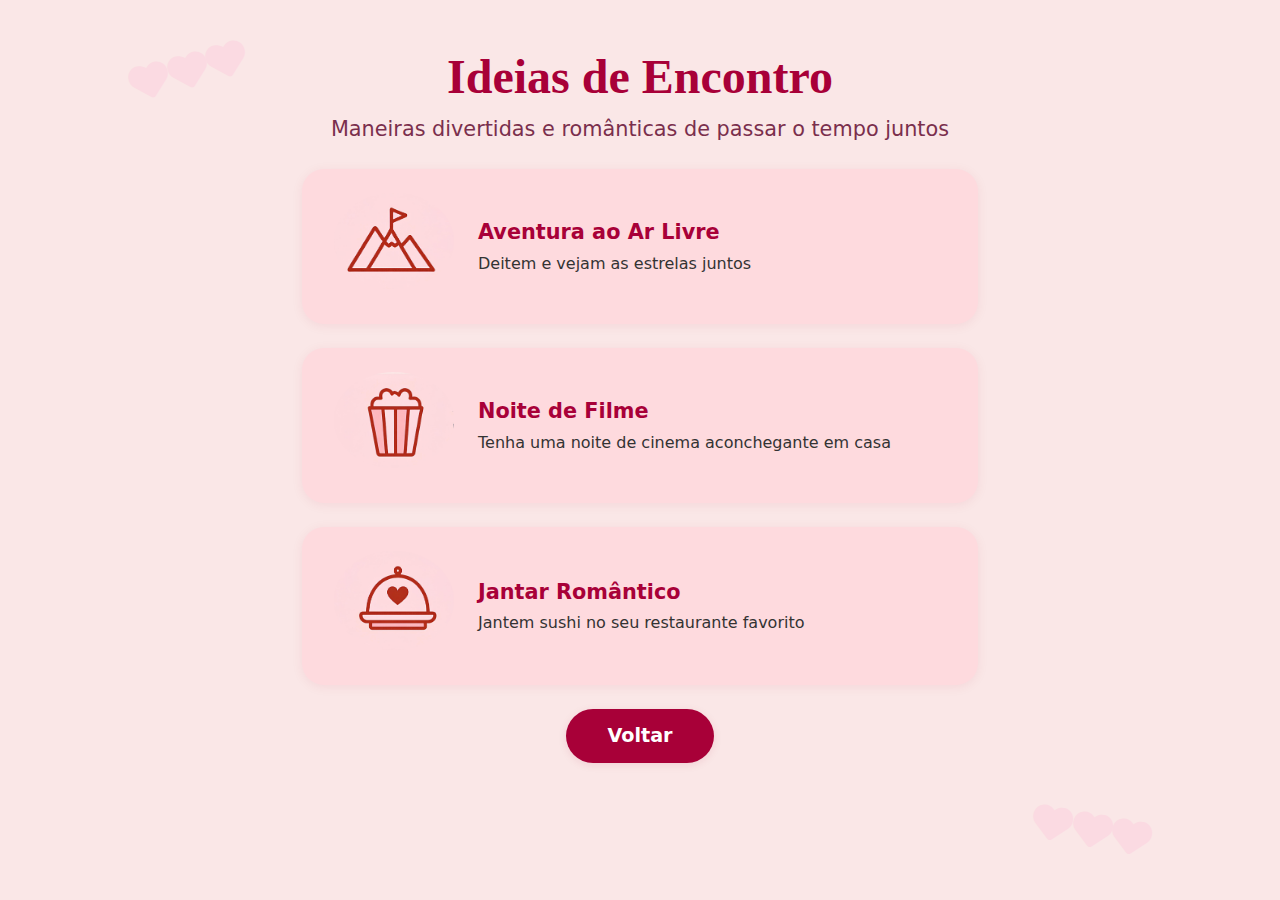
<file: mayra/date-ideas.html>
<!DOCTYPE html>
<html lang="pt-BR">
<head>
    <meta charset="UTF-8">
    <meta name="viewport" content="width=device-width, initial-scale=1.0">
    <title>Ideias de Encontro</title>
    <link href="https://cdn.jsdelivr.net/npm/bootstrap@5.3.0/dist/css/bootstrap.min.css" rel="stylesheet">
    <link rel="stylesheet" href="https://cdnjs.cloudflare.com/ajax/libs/font-awesome/6.0.0/css/all.min.css">
    <link rel="stylesheet" href="css/style.css">
    <style>
        .date-ideas-section {
            max-width: 700px;
            margin: 0 auto;
        }
        .date-idea-card {
            background: #fedade;
            border-radius: 22px;
            box-shadow: 0 2px 12px rgba(168,0,56,0.07);
            display: flex;
            align-items: center;
            gap: 1.5rem;
            padding: 1.5rem 2rem;
            margin-bottom: 1.5rem;
        }
        .date-idea-icon {
            font-size: 2.5rem;
            color: #a80038;
            min-width: 60px;
            text-align: center;
        }
        .date-idea-title {
            font-size: 1.3rem;
            font-weight: bold;
            color: #a80038;
            margin-bottom: 0.2rem;
        }
        .date-idea-desc {
            color: #333;
            font-size: 1rem;
        }
        body, .valentine-bg {
            background: #fae7e7;
        }
        @media (max-width: 600px) {
            .date-idea-card {
                flex-direction: column;
                align-items: flex-start;
                padding: 1rem;
            }
            .date-idea-icon {
                font-size: 2rem;
            }
        }
    </style>
</head>
<body>
    <div class="valentine-bg py-5">
        <div class="container date-ideas-section">
            <h1 class="valentine-title text-center mb-2">Ideias de Encontro</h1>
            <p class="valentine-subtitle text-center mb-4">Maneiras divertidas e românticas de passar o tempo juntos</p>

            <div class="date-idea-card">
                <div class="date-idea-icon"><img src="imagens/logodate1.jpg" alt="Logo Aventura ao Ar Livre" class="valentine-logo"></div>
                <div>
                    <div class="date-idea-title">Aventura ao Ar Livre</div>
                    <div class="date-idea-desc">Deitem e vejam as estrelas juntos</div>
                </div>
            </div>
            <div class="date-idea-card">
                <div class="date-idea-icon"><img src="imagens/logodate2.jpg" alt="Logo Noite de Filme" class="valentine-logo"></div>
                <div>
                    <div class="date-idea-title">Noite de Filme</div>
                    <div class="date-idea-desc">Tenha uma noite de cinema aconchegante em casa</div>
                </div>
            </div>
            <div class="date-idea-card">
                <div class="date-idea-icon"><img src="imagens/logodate3.jpg" alt="Logo Jantar Romântico" class="valentine-logo"></div>
                <div>
                    <div class="date-idea-title">Jantar Romântico</div>
                    <div class="date-idea-desc">Jantem sushi no seu restaurante favorito</div>
                </div>
            </div>
            <div class="text-center mt-4">
                <a href="index.html" class="btn valentine-btn">Voltar</a>
            </div>
        </div>
    </div>
</body>
</html>
</file>
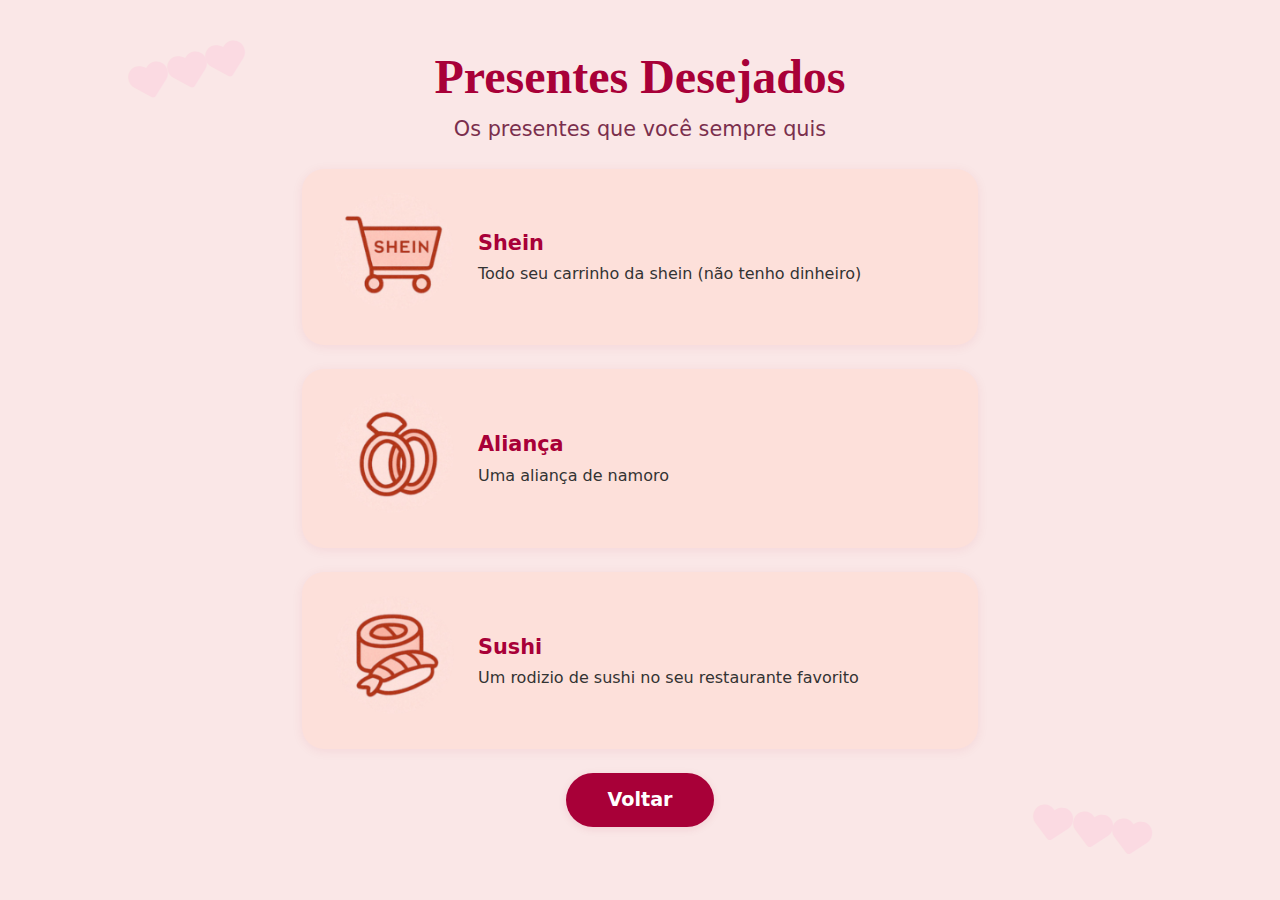
<file: mayra/gift-guides.html>
<!DOCTYPE html>
<html lang="pt-BR">
<head>
    <meta charset="UTF-8">
    <meta name="viewport" content="width=device-width, initial-scale=1.0">
    <title>Dicas de Presentes</title>
    <link href="https://cdn.jsdelivr.net/npm/bootstrap@5.3.0/dist/css/bootstrap.min.css" rel="stylesheet">
    <link rel="stylesheet" href="https://cdnjs.cloudflare.com/ajax/libs/font-awesome/6.0.0/css/all.min.css">
    <link rel="stylesheet" href="css/style.css">
    <style>
        .date-ideas-section {
            max-width: 700px;
            margin: 0 auto;
        }
        .date-idea-card {
            background: #fde0da;
            border-radius: 22px;
            box-shadow: 0 2px 12px rgba(168,0,56,0.07);
            display: flex;
            align-items: center;
            gap: 1.5rem;
            padding: 1.5rem 2rem;
            margin-bottom: 1.5rem;
        }
        .date-idea-icon {
            font-size: 2.5rem;
            color: #a80038;
            min-width: 60px;
            text-align: center;
        }
        .date-idea-title {
            font-size: 1.3rem;
            font-weight: bold;
            color: #a80038;
            margin-bottom: 0.2rem;
        }
        .date-idea-desc {
            color: #333;
            font-size: 1rem;
        }
        body, .valentine-bg {
            background: #fae7e7;
        }
        @media (max-width: 600px) {
            .date-idea-card {
                flex-direction: column;
                align-items: flex-start;
                padding: 1rem;
            }
            .date-idea-icon {
                font-size: 2rem;
            }
        }
    </style>
</head>
<body>
    <div class="valentine-bg py-5">
        <div class="container date-ideas-section">
            <h1 class="valentine-title text-center mb-2">Presentes Desejados</h1>
            <p class="valentine-subtitle text-center mb-4">Os presentes que você sempre quis</p>

            <div class="date-idea-card">
                <div class="date-idea-icon"><img src="imagens/logopresentes1.jpg" alt="Logo Presentes Personalizados" class="valentine-logo"></div>
                <div>
                    <div class="date-idea-title">Shein</div>
                    <div class="date-idea-desc">Todo seu carrinho da shein (não tenho dinheiro)</div>
                </div>
            </div>
            <div class="date-idea-card">
                <div class="date-idea-icon"><img src="imagens/logopresentes2.jpg" alt="Logo Experiências a Dois" class="valentine-logo"></div>
                <div>
                    <div class="date-idea-title">Aliança</div>
                    <div class="date-idea-desc">Uma aliança de namoro</div>
                </div>
            </div>
            <div class="date-idea-card">
                <div class="date-idea-icon"><img src="imagens/logopresentes3.jpg" alt="Logo Clássicos Românticos" class="valentine-logo"></div>
                <div>
                    <div class="date-idea-title">Sushi</div>
                    <div class="date-idea-desc">Um rodizio de sushi no seu restaurante favorito</div>
                </div>
            </div>
            <div class="text-center mt-4">
                <a href="index.html" class="btn valentine-btn">Voltar</a>
            </div>
        </div>
    </div>
</body>
</html>
</file>
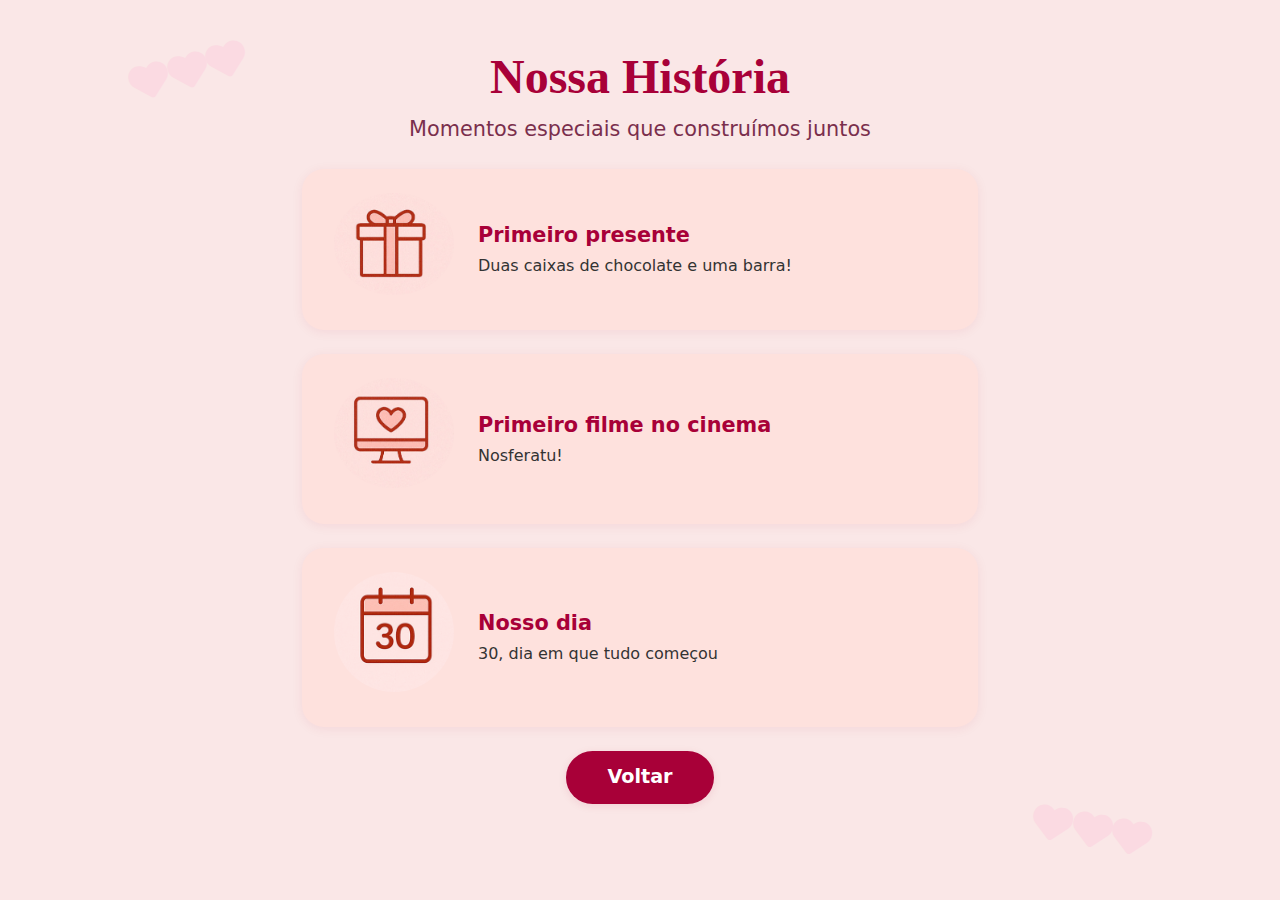
<file: mayra/learn-more.html>
<!DOCTYPE html>
<html lang="pt-BR">
<head>
    <meta charset="UTF-8">
    <meta name="viewport" content="width=device-width, initial-scale=1.0">
    <title>Saiba Mais</title>
    <link href="https://cdn.jsdelivr.net/npm/bootstrap@5.3.0/dist/css/bootstrap.min.css" rel="stylesheet">
    <link rel="stylesheet" href="https://cdnjs.cloudflare.com/ajax/libs/font-awesome/6.0.0/css/all.min.css">
    <link rel="stylesheet" href="css/style.css">
    <style>
        .date-ideas-section {
            max-width: 700px;
            margin: 0 auto;
        }
        .date-idea-card {
            background: #fee1dd;
            border-radius: 22px;
            box-shadow: 0 2px 12px rgba(168,0,56,0.07);
            display: flex;
            align-items: center;
            gap: 1.5rem;
            padding: 1.5rem 2rem;
            margin-bottom: 1.5rem;
        }
        .date-idea-icon {
            font-size: 2.5rem;
            color: #a80038;
            min-width: 60px;
            text-align: center;
        }
        .date-idea-title {
            font-size: 1.3rem;
            font-weight: bold;
            color: #a80038;
            margin-bottom: 0.2rem;
        }
        .date-idea-desc {
            color: #333;
            font-size: 1rem;
        }
        body, .valentine-bg {
            background: #fae7e7;
        }
        @media (max-width: 600px) {
            .date-idea-card {
                flex-direction: column;
                align-items: flex-start;
                padding: 1rem;
            }
            .date-idea-icon {
                font-size: 2rem;
            }
        }
    </style>
</head>
<body>
    <div class="valentine-bg py-5">
        <div class="container date-ideas-section">
            <h1 class="valentine-title text-center mb-2">Nossa História</h1>
            <p class="valentine-subtitle text-center mb-4">Momentos especiais que construímos juntos</p>

            <div class="date-idea-card">
                <div class="date-idea-icon"><img src="imagens/logomais1.jpg" alt="Logo Presente" class="valentine-logo"></div>
                <div>
                    <div class="date-idea-title">Primeiro presente</div>
                    <div class="date-idea-desc">Duas caixas de chocolate e uma barra!</div>
                </div>
            </div>
            <div class="date-idea-card">
                <div class="date-idea-icon"><img src="imagens/logomais2.jpg" alt="Logo Filme" class="valentine-logo"></div>
                <div>
                    <div class="date-idea-title">Primeiro filme no cinema</div>
                    <div class="date-idea-desc">Nosferatu!</div>
                </div>
            </div>
            <div class="date-idea-card">
                <div class="date-idea-icon"><img src="imagens/logomais3.png" alt="Logo Nosso Dia" class="valentine-logo"></div>
                <div>
                    <div class="date-idea-title">Nosso dia</div>
                    <div class="date-idea-desc">30, dia em que tudo começou</div>
                </div>
            </div>
            <div class="text-center mt-4">
                <a href="index.html" class="btn valentine-btn">Voltar</a>
            </div>
        </div>
    </div>
</body>
</html>
</file>
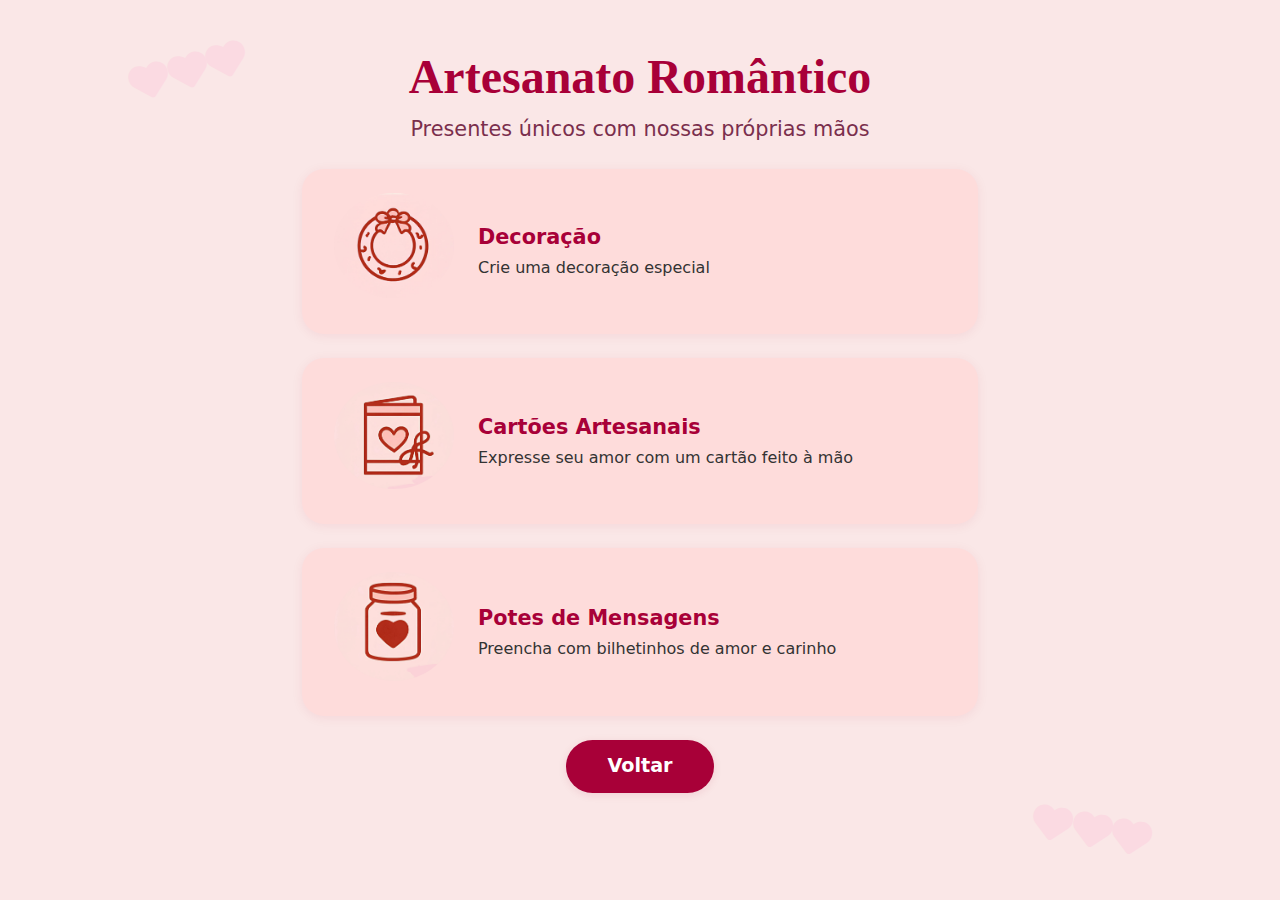
<file: mayra/romantic-crafts.html>
<!DOCTYPE html>
<html lang="pt-BR">
<head>
    <meta charset="UTF-8">
    <meta name="viewport" content="width=device-width, initial-scale=1.0">
    <title>Artesanato Romântico</title>
    <link href="https://cdn.jsdelivr.net/npm/bootstrap@5.3.0/dist/css/bootstrap.min.css" rel="stylesheet">
    <link rel="stylesheet" href="https://cdnjs.cloudflare.com/ajax/libs/font-awesome/6.0.0/css/all.min.css">
    <link rel="stylesheet" href="css/style.css">
    <style>
        .date-ideas-section {
            max-width: 700px;
            margin: 0 auto;
        }
        .date-idea-card {
            background: #fedcdb;
            border-radius: 22px;
            box-shadow: 0 2px 12px rgba(168,0,56,0.07);
            display: flex;
            align-items: center;
            gap: 1.5rem;
            padding: 1.5rem 2rem;
            margin-bottom: 1.5rem;
        }
        .date-idea-icon {
            font-size: 2.5rem;
            color: #a80038;
            min-width: 60px;
            text-align: center;
        }
        .date-idea-title {
            font-size: 1.3rem;
            font-weight: bold;
            color: #a80038;
            margin-bottom: 0.2rem;
        }
        .date-idea-desc {
            color: #333;
            font-size: 1rem;
        }
        body, .valentine-bg {
            background: #fae7e7;
        }
        @media (max-width: 600px) {
            .date-idea-card {
                flex-direction: column;
                align-items: flex-start;
                padding: 1rem;
            }
            .date-idea-icon {
                font-size: 2rem;
            }
        }
    </style>
</head>
<body>
    <div class="valentine-bg py-5">
        <div class="container date-ideas-section">
            <h1 class="valentine-title text-center mb-2">Artesanato Romântico</h1>
            <p class="valentine-subtitle text-center mb-4">Presentes únicos com nossas próprias mãos</p>

            <div class="date-idea-card">
                <div class="date-idea-icon"><img src="imagens/logoartesanato1.jpg" alt="Logo Cartões Artesanais" class="valentine-logo"></div>
                <div>
                    <div class="date-idea-title">Decoração</div>
                    <div class="date-idea-desc">Crie uma decoração especial
                    </div>
                </div>
            </div>
            <div class="date-idea-card">
                <div class="date-idea-icon"><img src="imagens/logoartesanato2.jpg" alt="Logo Potes de Mensagens" class="valentine-logo"></div>
                <div>
                    <div class="date-idea-title">Cartões Artesanais</div>
                    <div class="date-idea-desc">Expresse seu amor com um cartão feito à mão</div>
                </div>
            </div>
            <div class="date-idea-card">
                <div class="date-idea-icon"><img src="imagens/logoartesanato3.jpg" alt="Logo Decoração com Fotos" class="valentine-logo"></div>
                <div>
                    <div class="date-idea-title">Potes de Mensagens</div>
                    <div class="date-idea-desc">Preencha com bilhetinhos de amor e carinho</div>
                </div>
            </div>
            <div class="text-center mt-4">
                <a href="index.html" class="btn valentine-btn">Voltar</a>
            </div>
        </div>
    </div>
</body>
</html>
</file>
<file: mayra/css/style.css>
body, .valentine-bg {
    background: #fae7e7;
    min-height: 100vh;
}

.valentine-title {
    font-family: 'Georgia', serif;
    font-size: 3rem;
    color: #a80038;
    font-weight: bold;
    margin-bottom: 0.5rem;
}

.valentine-subtitle {
    font-size: 1.3rem;
    color: #7a2f4d;
    margin-bottom: 2rem;
}

.romantic-title {
    color: #a80038;
    font-size: 2rem;
    font-weight: 600;
    margin-bottom: 2rem;
}

/* Polaroid Carousel */
.polaroid-carousel {
    position: relative;
    gap: 1.5rem;
}

.polaroid-wrapper {
    gap: 1.5rem;
}

.polaroid {
    background: #fff;
    border-radius: 12px;
    box-shadow: 0 8px 24px rgba(168,0,56,0.10), 0 1.5px 6px rgba(0,0,0,0.08);
    display: flex;
    flex-direction: column;
    align-items: center;
    width: 180px;
    height: 230px;
    position: relative;
    transition: transform 0.3s;
    padding: 0;
    box-sizing: border-box;
}
.polaroid img {
    width: 160px;
    height: 160px;
    object-fit: contain;
    object-position: center top;
    border-radius: 6px;
    margin: 0;
    box-shadow: 0 2px 8px rgba(0,0,0,0.07);
    background: #eee;
    display: block;
    transition: opacity 0.4s, transform 0.4s;
    opacity: 1;
    cursor: pointer;
}
.polaroid img:hover {
    transform: scale(1.05); /* Pequeno zoom ao passar o mouse */
}
.polaroid img.fade-anim {
    opacity: 0;
}
.polaroid-center img.zoom-anim {
    transform: scale(1.15);
}
.polaroid-left {
    transform: rotate(-7deg) translateY(20px);
    z-index: 1;
}
.polaroid-center {
    transform: scale(1.1) translateY(-10px);
    z-index: 2;
    box-shadow: 0 12px 32px rgba(168,0,56,0.15), 0 2px 8px rgba(0,0,0,0.10);
}
.polaroid-right {
    transform: rotate(7deg) translateY(20px);
    z-index: 1;
}

.carousel-arrow {
    background: #fff;
    border: 2px solid #ffb6d5;
    color: #a80038;
    border-radius: 50%;
    width: 48px;
    height: 48px;
    display: flex;
    align-items: center;
    justify-content: center;
    font-size: 1.5rem;
    box-shadow: 0 2px 8px rgba(168,0,56,0.08);
    transition: background 0.2s, color 0.2s;
    cursor: pointer;
}
.carousel-arrow:hover {
    background: #ffb6d5;
    color: #fff;
}

/* Cards */
.valentine-card,
.valentine-card.text-decoration-none {
    background: #ffd7df;
    border-radius: 18px;
    box-shadow: 0 4px 16px rgba(168,0,56,0.08);
    padding: 2rem 1rem 1.2rem 1rem;
    text-align: center;
    transition: transform 0.2s, box-shadow 0.2s;
    min-height: 170px;
    color: #a80038;
    text-decoration: none !important;
    display: block;
    cursor: pointer;
}
.valentine-card.text-decoration-none:visited {
    color: #a80038;
}
.valentine-card.text-decoration-none:hover,
.valentine-card:hover {
    transform: translateY(-8px) scale(1.04);
    box-shadow: 0 8px 32px rgba(168,0,56,0.13);
    background: #ffe6ef;
    color: #a80038;
    text-decoration: none;
}
.valentine-card.text-decoration-none h5,
.valentine-card.text-decoration-none i {
    color: #a80038;
}

/* Botão */
.valentine-btn {
    background: #a80038;
    color: #fff;
    border-radius: 30px;
    padding: 0.7rem 2.5rem;
    font-size: 1.2rem;
    font-weight: 600;
    box-shadow: 0 2px 8px rgba(168,0,56,0.10);
    transition: background 0.2s;
}
.valentine-btn:hover {
    background: #e75480;
    color: #fff;
}

/* Corações decorativos */
.valentine-bg::before, .valentine-bg::after {
    content: "\f004 \f004 \f004";
    font-family: 'Font Awesome 6 Free';
    font-weight: 900;
    color: #ffb6d5;
    font-size: 2.5rem;
    position: absolute;
    z-index: 0;
    opacity: 0.25;
}
.valentine-bg::before {
    top: 40px;
    left: 10vw;
    transform: rotate(-15deg);
}
.valentine-bg::after {
    bottom: 40px;
    right: 10vw;
    transform: rotate(10deg);
}

/* Coração fofo animado */
.cute-heart {
    position: absolute;
    left: 50%;
    top: 50%;
    font-size: 2rem;
    color: #e75480;
    opacity: 0.85;
    pointer-events: none;
    animation: heart-pop 0.8s ease;
    z-index: 10;
    transform: translate(-50%, -50%) scale(1);
}
@keyframes heart-pop {
    0% { opacity: 0; transform: translate(-50%, -50%) scale(0.5); }
    50% { opacity: 1; transform: translate(-50%, -60%) scale(1.2); }
    100% { opacity: 0; transform: translate(-50%, -80%) scale(1.5); }
}

@media (max-width: 900px) {
    .polaroid-wrapper {
        gap: 0.5rem;
    }
    .polaroid {
        width: 120px;
        height: 160px;
    }
    .polaroid img {
        width: 100px;
        height: 100px;
    }
}

@media (max-width: 600px) {
    .valentine-title {
        font-size: 2rem;
    }
    .romantic-title {
        font-size: 1.2rem;
    }
    .polaroid {
        width: 80px;
        height: 100px;
        padding: 0.2rem 0.2rem 0.7rem 0.2rem;
    }
    .polaroid img {
        width: 60px;
        height: 60px;
    }
    .carousel-arrow {
        width: 36px;
        height: 36px;
        font-size: 1rem;
    }
}

.valentine-logo {
    display: block;
    margin: 0 auto 0.7rem auto;
    max-width: 120px;
    max-height: 120px;
    width: auto;
    height: auto;
    object-fit: contain;
    border-radius: 50%;
}
</file>
